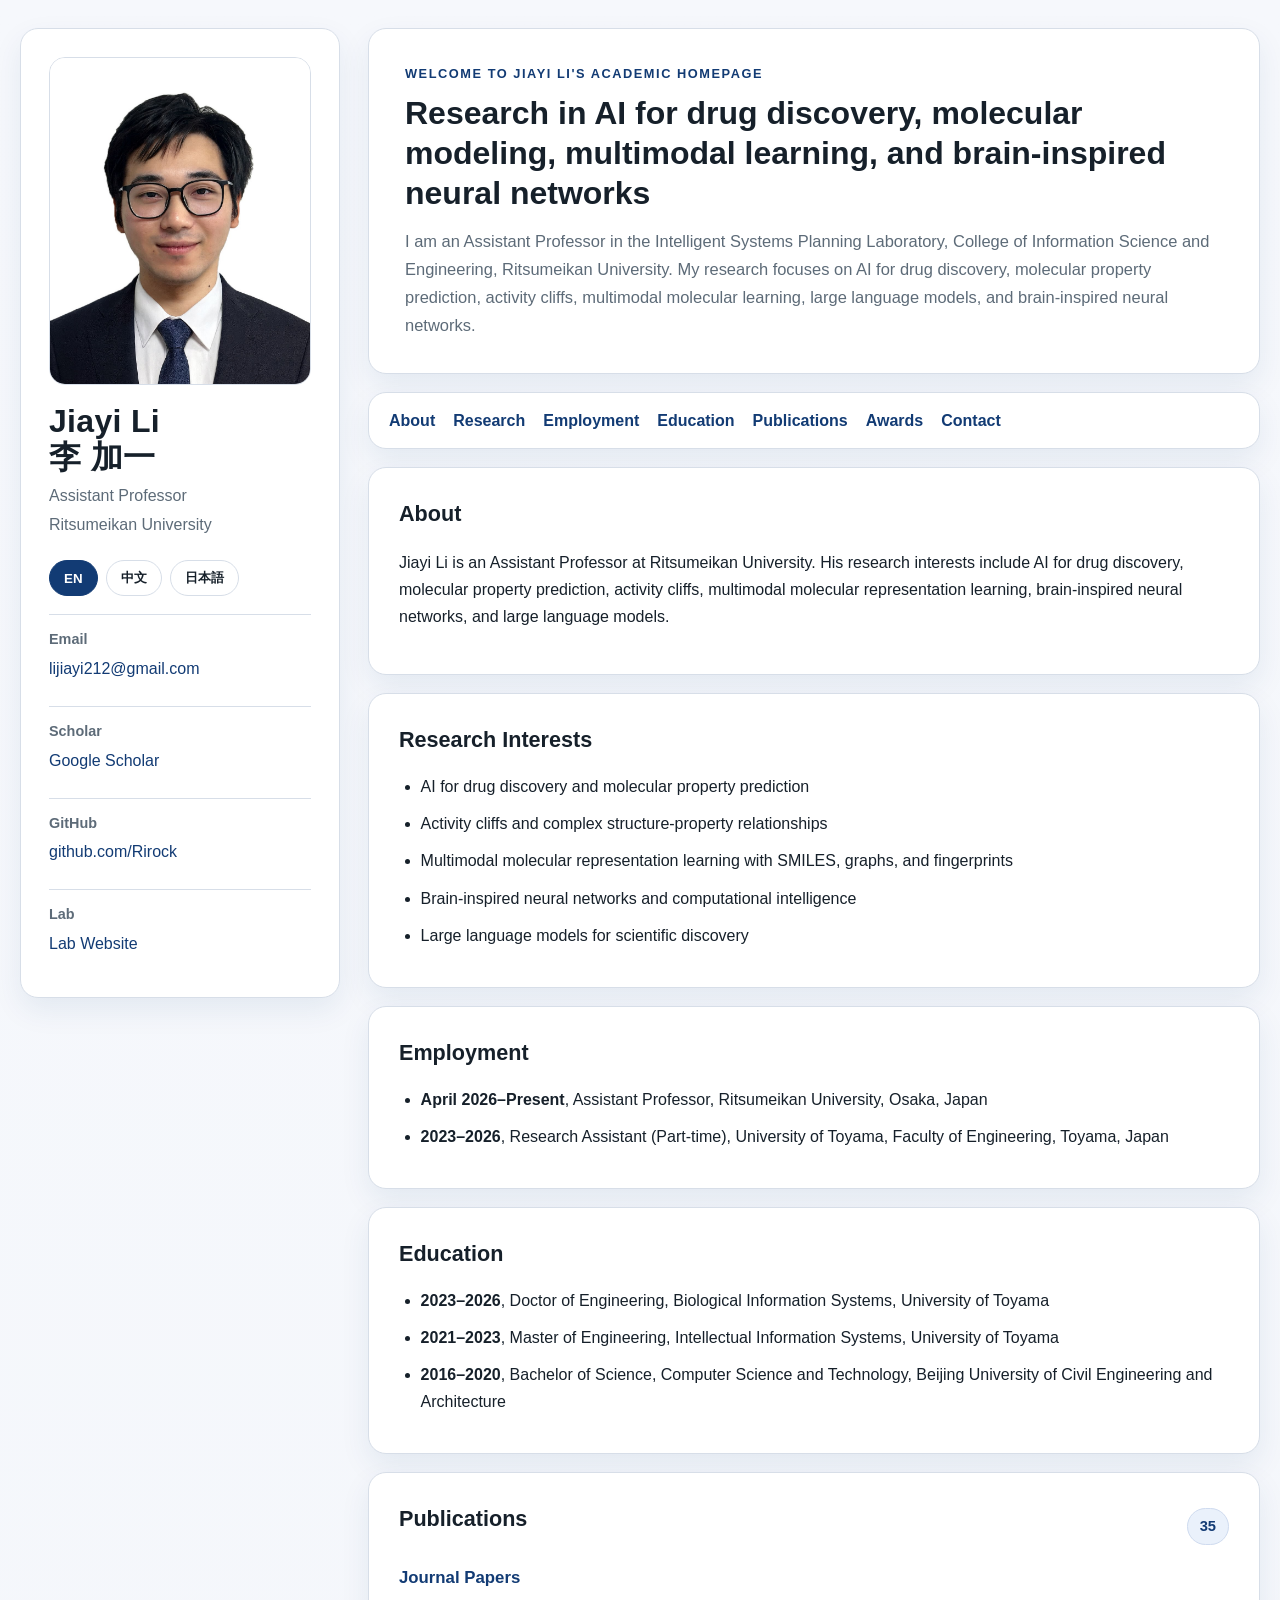
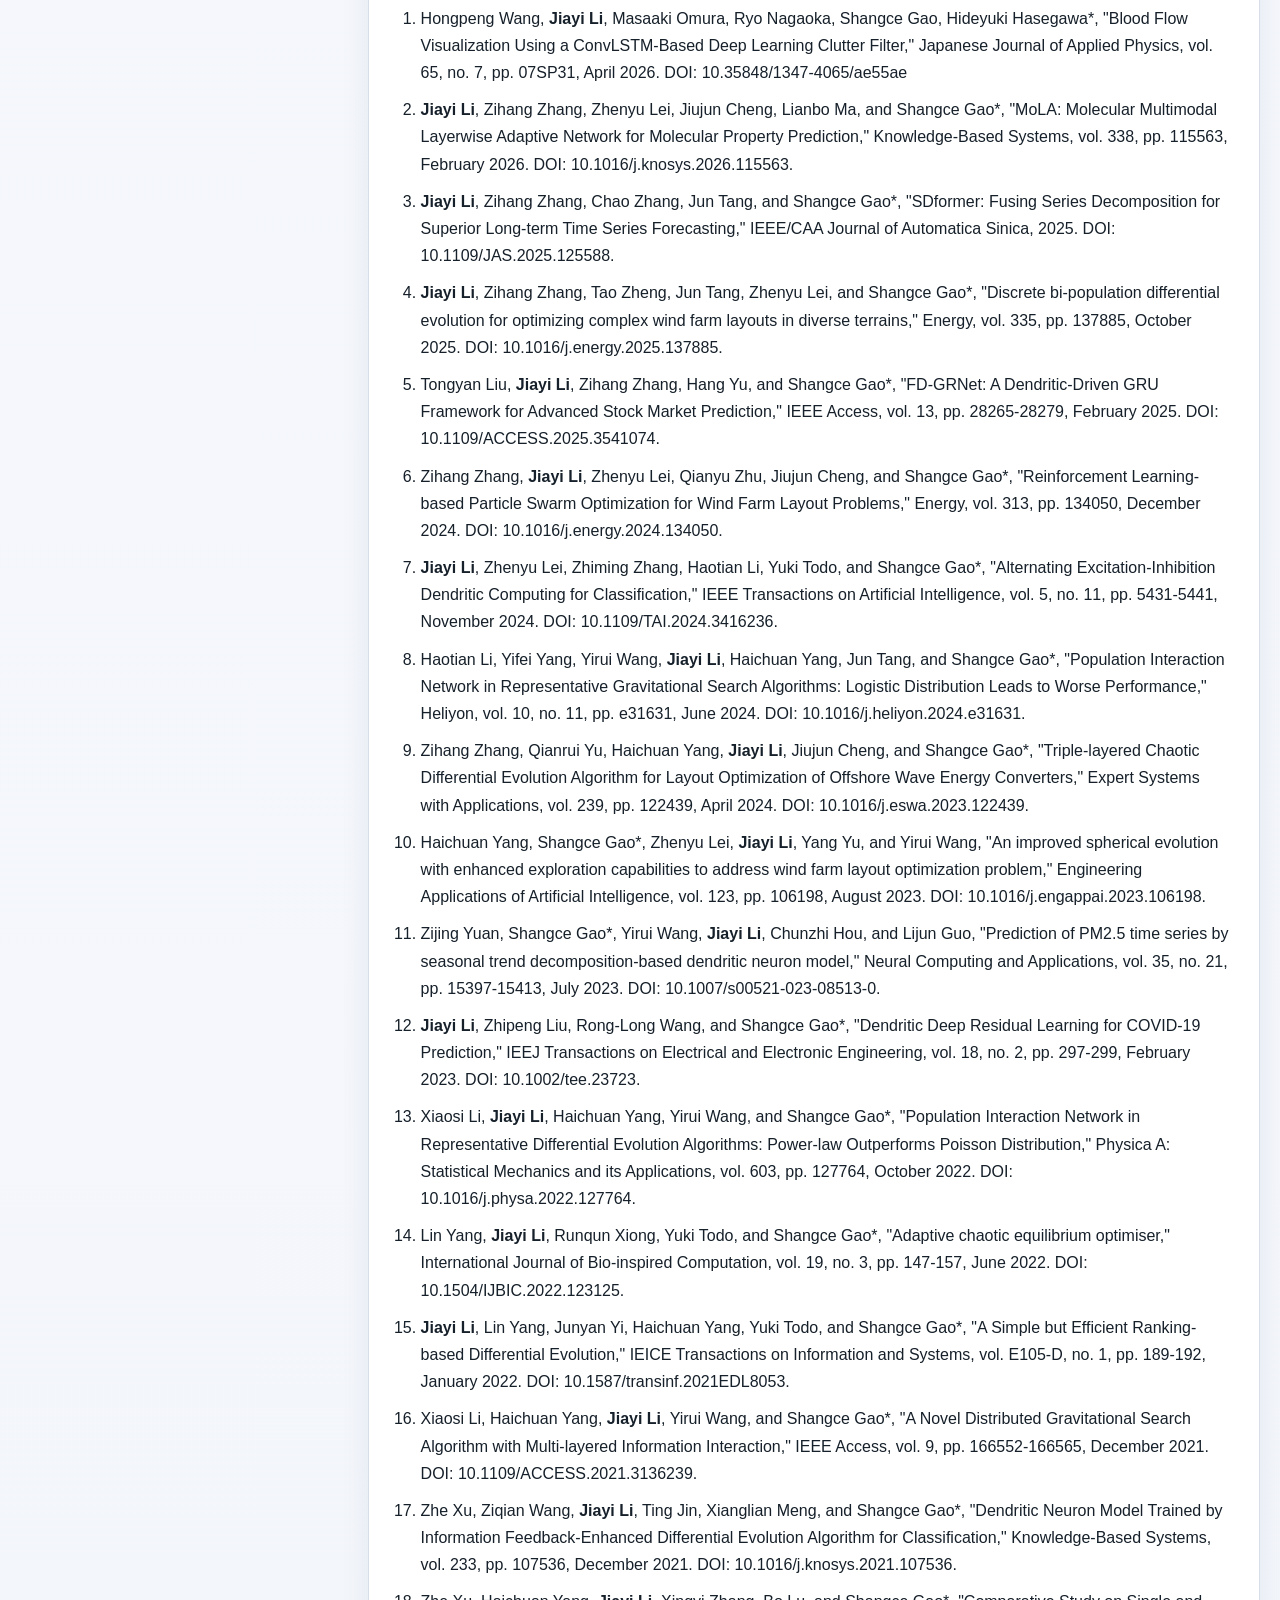
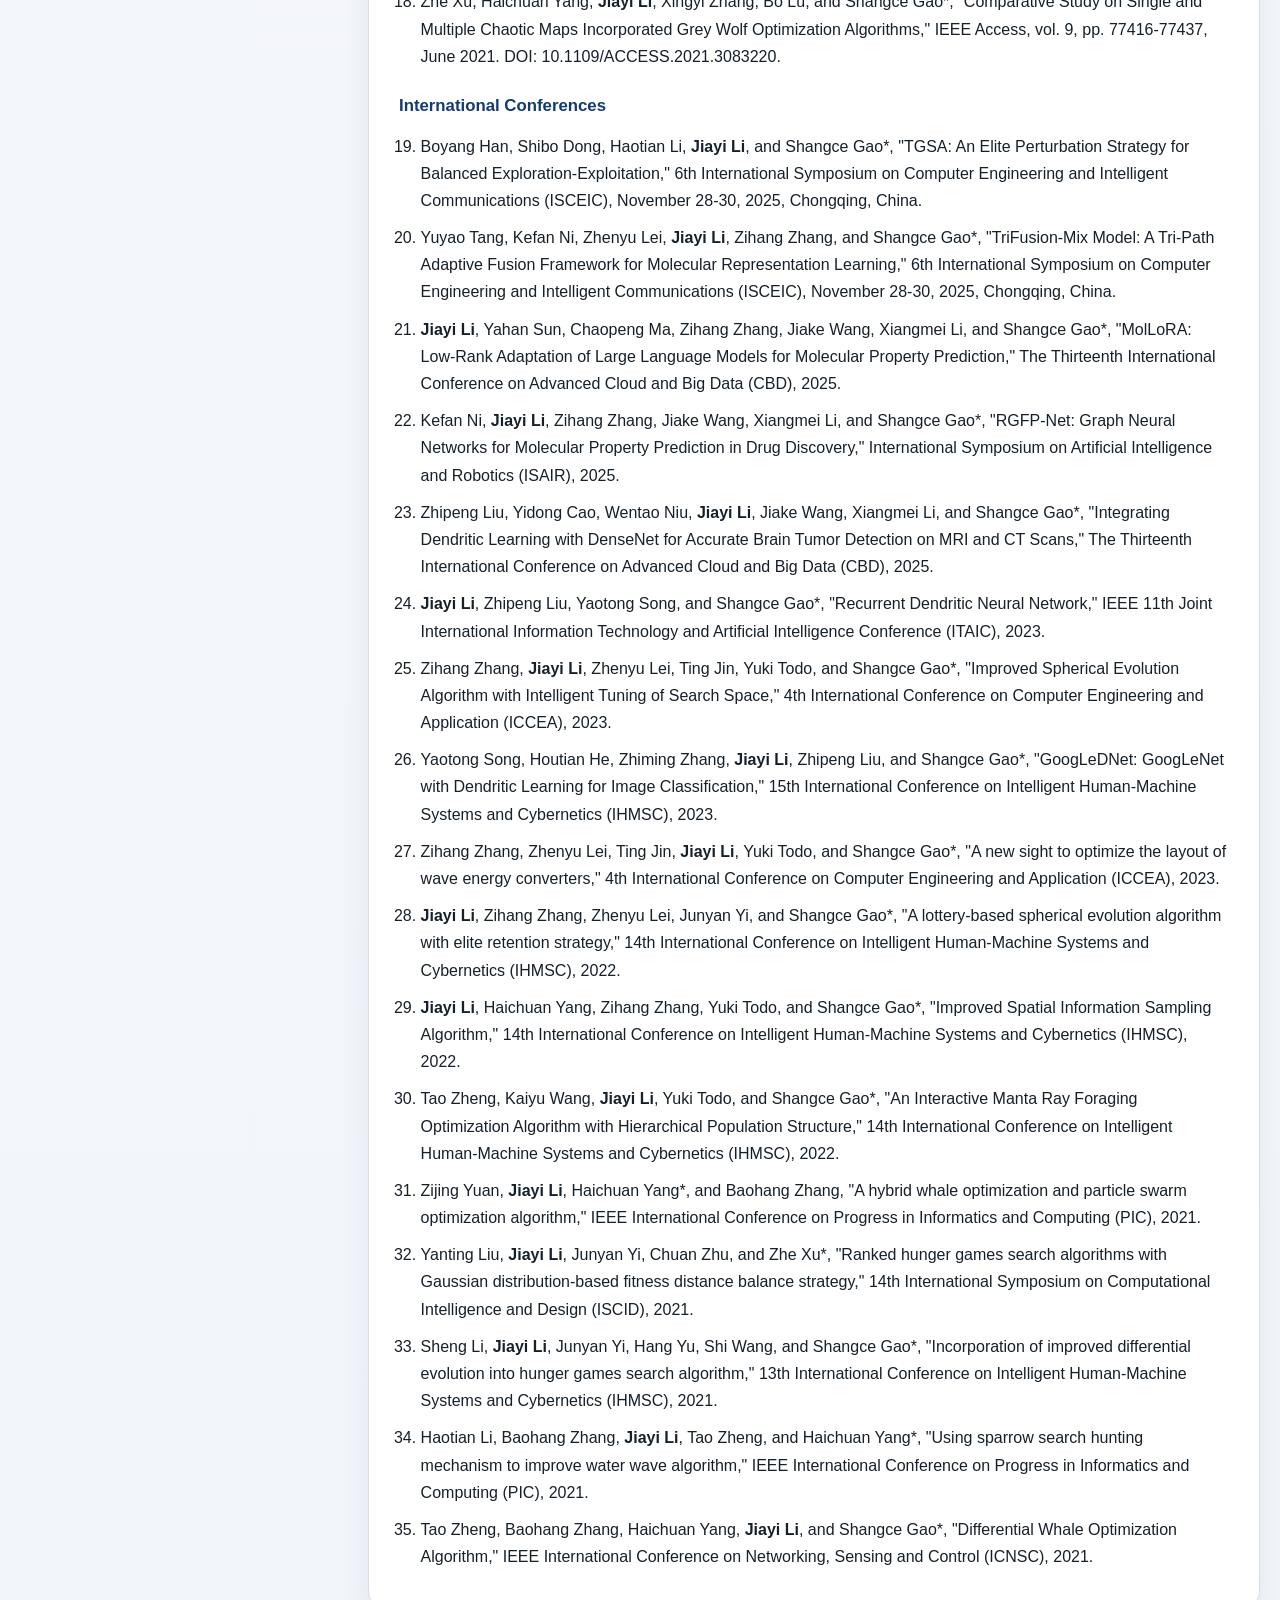
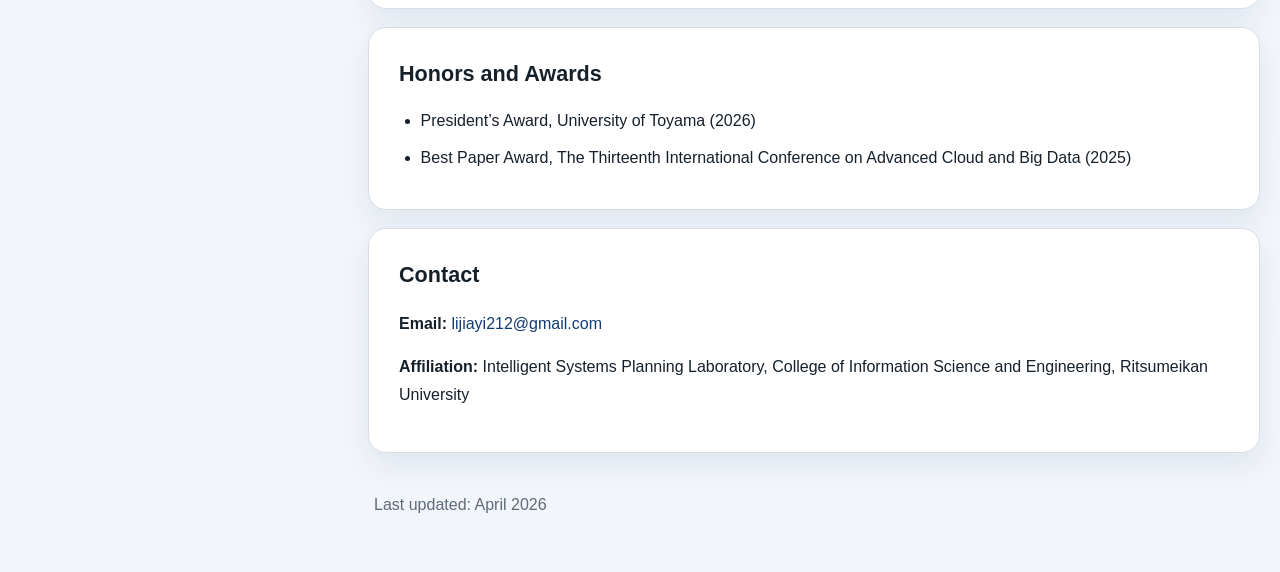
<file: index.html>
<!DOCTYPE html>
<html lang="en">

<head>
    <meta charset="UTF-8" />
    <meta name="viewport" content="width=device-width, initial-scale=1.0" />
    <title>Jiayi Li | AI for Drug Discovery | Ritsumeikan University | Molecular Modeling</title>
    <meta name="google-site-verification" content="re6E-QquJ-NfGbdQiE4C-IAYIDEn04bovdcfv-UCVnw" />
    <meta name="description"
        content="Jiayi Li (李加一) is an Assistant Professor at Ritsumeikan University. His research focuses on AI for drug discovery, molecular property prediction, activity cliffs, multimodal molecular learning, and brain-inspired neural networks." />
    <meta name="keywords"
        content="Jiayi Li, 李加一, Ritsumeikan University, AI for drug discovery, molecular property prediction, activity cliffs, multimodal learning, molecular modeling, brain-inspired neural networks" />
    <meta name="author" content="Jiayi Li" />
    <meta name="robots" content="index, follow" />
    <link rel="canonical" href="https://rirock.github.io/" />

    <meta property="og:type" content="website" />
    <meta property="og:title" content="Jiayi Li | AI for Drug Discovery | Ritsumeikan University" />
    <meta property="og:description"
        content="Academic homepage of Jiayi Li (李加一), Assistant Professor at Ritsumeikan University, working on drug discovery AI, molecular modeling, activity cliffs, and multimodal learning." />
    <meta property="og:url" content="https://rirock.github.io/" />
    <meta property="og:image" content="https://rirock.github.io/photo.jpg" />

    <meta name="twitter:card" content="summary_large_image" />
    <meta name="twitter:title" content="Jiayi Li | AI for Drug Discovery | Ritsumeikan University" />
    <meta name="twitter:description"
        content="Academic homepage of Jiayi Li (李加一), Assistant Professor at Ritsumeikan University." />
    <meta name="twitter:image" content="https://rirock.github.io/photo.jpg" />

    <script type="application/ld+json">
    {
      "@context": "https://schema.org",
      "@type": "Person",
      "name": "Jiayi Li",
      "alternateName": "李加一",
      "url": "https://rirock.github.io/",
      "image": "https://rirock.github.io/photo.jpg",
      "jobTitle": "Assistant Professor",
      "worksFor": {
        "@type": "Organization",
        "name": "Ritsumeikan University"
      },
      "affiliation": {
        "@type": "Organization",
        "name": "Ritsumeikan University"
      },
      "sameAs": [
        "https://github.com/Rirock",
        "https://scholar.google.com/citations?user=EXub-h4AAAAJ",
        "https://isopt.is.ritsumei.ac.jp/nishilab/"
      ]
    }
    </script>

    <link rel="stylesheet" href="styles.css" />
</head>

<body>
    <div class="page">
        <aside class="sidebar">
            <div class="profile-card"><img src="photo.jpg" alt="Portrait of Jiayi Li" class="profile-photo" />
                <h1 class="name">Jiayi Li<br>李 加一</h1>
                <p class="title" data-i18n="title">Assistant Professor</p>
                <p class="affiliation" data-i18n="affiliationShort">Ritsumeikan University</p>
                <div class="lang-switch" aria-label="Language switcher"><button class="lang-btn active"
                        data-lang="en">EN</button><button class="lang-btn" data-lang="zh">中文</button><button
                        class="lang-btn" data-lang="ja">日本語</button></div>
                <ul class="profile-meta">
                    <li><span data-i18n="emailLabel">Email</span><a
                            href="mailto:lijiayi212@gmail.com">lijiayi212@gmail.com</a></li>
                    <li><span data-i18n="scholarLabel">Scholar</span><a
                            href="https://scholar.google.com/citations?user=EXub-h4AAAAJ" target="_blank"
                            rel="noopener">Google Scholar</a></li>
                    <li><span data-i18n="githubLabel">GitHub</span><a href="https://github.com/Rirock" target="_blank"
                            rel="noopener">github.com/Rirock</a></li>
                    <li><span data-i18n="labLabel">Lab</span><a href="https://isopt.is.ritsumei.ac.jp/nishilab/"
                            target="_blank" rel="noopener">Lab Website</a></li>
                </ul>

            </div>
        </aside>
        <main class="content">
            <header class="hero">
                <p class="eyebrow" data-i18n="eyebrow">Welcome to Jiayi Li's academic homepage</p>
                <h2 data-i18n="headline">Research in AI for drug discovery, molecular modeling, multimodal learning,
                    and brain-inspired neural networks</h2>
                <p class="lead" data-i18n="lead">I am an Assistant Professor in the Intelligent Systems Planning
                    Laboratory, College of Information Science and Engineering, Ritsumeikan University. My research
                    focuses on AI for drug discovery, molecular property prediction, activity cliffs, multimodal
                    molecular learning, large language models, and brain-inspired neural networks.</p>
            </header>
            <nav class="topnav"><a href="#about" data-i18n="navAbout">About</a><a href="#research"
                    data-i18n="navResearch">Research</a><a href="#employment" data-i18n="navEmployment">Employment</a><a
                    href="#education" data-i18n="navEducation">Education</a><a href="#publications"
                    data-i18n="navPublications">Publications</a><a href="#awards" data-i18n="navAwards">Awards</a><a
                    href="#contact" data-i18n="navContact">Contact</a></nav>
            <section id="about" class="section">
                <h3 data-i18n="aboutHeading">About</h3>
                <p data-i18n="aboutBody">Jiayi Li is an Assistant Professor at Ritsumeikan University. His research
                    interests include AI for drug discovery, molecular property prediction, activity cliffs, multimodal
                    molecular representation learning, brain-inspired neural networks, and large language models.</p>
            </section>
            <section id="research" class="section">
                <h3 data-i18n="researchHeading">Research Interests</h3>
                <ul class="clean-list">
                    <li data-i18n="research1">AI for drug discovery and molecular property prediction</li>
                    <li data-i18n="research2">Activity cliffs and complex structure-property relationships</li>
                    <li data-i18n="research3">Multimodal molecular representation learning with SMILES, graphs, and fingerprints</li>
                    <li data-i18n="research4">Brain-inspired neural networks and computational intelligence</li>
                    <li data-i18n="research5">Large language models for scientific discovery</li>
                </ul>
            </section>
            <section id="employment" class="section">
                <h3 data-i18n="employmentHeading">Employment</h3>
                <ul class="clean-list">
                    <li data-i18n="employment1"><strong>April 2026–Present</strong>, Assistant Professor, Ritsumeikan
                        University, Osaka, Japan</li>
                    <li data-i18n="employment2"><strong>2023–2026</strong>, Research Assistant (Part-time), University
                        of Toyama, Faculty of Engineering, Toyama, Japan</li>
                </ul>
            </section>
            <section id="education" class="section">
                <h3 data-i18n="educationHeading">Education</h3>
                <ul class="clean-list">
                    <li data-i18n="education1"><strong>2023–2026</strong>, Doctor of Engineering, Biological Information Systems, University of Toyama</li>
                    <li data-i18n="education2"><strong>2021–2023</strong>, Master of Engineering, Intellectual Information Systems, University of Toyama</li>
                    <li data-i18n="education3"><strong>2016–2020</strong>, Bachelor of Science, Computer Science and Technology, Beijing University of Civil Engineering and Architecture</li>
                </ul>
            </section>
            <section id="publications" class="section">
                <div class="section-header">
                    <h3 data-i18n="publicationsHeading">Publications</h3><span class="badge">35</span>
                </div>
                <div class="subsection">
                    <h4 data-i18n="journalHeading">Journal Papers</h4>
                    <ol class="pub-list">
                        <li>Hongpeng Wang, <strong>Jiayi Li</strong>, Masaaki Omura, Ryo Nagaoka, Shangce Gao, Hideyuki
                            Hasegawa*, "Blood Flow Visualization Using a ConvLSTM-Based Deep Learning Clutter Filter,"
                            Japanese Journal of Applied Physics, vol. 65, no. 7, pp. 07SP31, April 2026. DOI: 10.35848/1347-4065/ae55ae </li>
                        <li><strong>Jiayi Li</strong>, Zihang Zhang, Zhenyu Lei, Jiujun Cheng, Lianbo Ma, and Shangce
                            Gao*, "MoLA: Molecular Multimodal Layerwise Adaptive Network for Molecular Property
                            Prediction," Knowledge-Based Systems, vol. 338, pp. 115563, February 2026. DOI:
                            10.1016/j.knosys.2026.115563.</li>
                        <li><strong>Jiayi Li</strong>, Zihang Zhang, Chao Zhang, Jun Tang, and Shangce Gao*, "SDformer:
                            Fusing Series Decomposition for Superior Long-term Time Series Forecasting," IEEE/CAA
                            Journal of Automatica Sinica, 2025. DOI: 10.1109/JAS.2025.125588.</li>
                        <li><strong>Jiayi Li</strong>, Zihang Zhang, Tao Zheng, Jun Tang, Zhenyu Lei, and Shangce Gao*,
                            "Discrete bi-population differential evolution for optimizing complex wind farm layouts in
                            diverse terrains," Energy, vol. 335, pp. 137885, October 2025. DOI:
                            10.1016/j.energy.2025.137885.</li>
                        <li>Tongyan Liu, <strong>Jiayi Li</strong>, Zihang Zhang, Hang Yu, and Shangce Gao*, "FD-GRNet:
                            A Dendritic-Driven GRU Framework for Advanced Stock Market Prediction," IEEE Access, vol.
                            13, pp. 28265-28279, February 2025. DOI: 10.1109/ACCESS.2025.3541074.</li>
                        <li>Zihang Zhang, <strong>Jiayi Li</strong>, Zhenyu Lei, Qianyu Zhu, Jiujun Cheng, and Shangce
                            Gao*, "Reinforcement Learning-based Particle Swarm Optimization for Wind Farm Layout
                            Problems," Energy, vol. 313, pp. 134050, December 2024. DOI: 10.1016/j.energy.2024.134050.
                        </li>
                        <li><strong>Jiayi Li</strong>, Zhenyu Lei, Zhiming Zhang, Haotian Li, Yuki Todo, and Shangce
                            Gao*, "Alternating Excitation-Inhibition Dendritic Computing for Classification," IEEE
                            Transactions on Artificial Intelligence, vol. 5, no. 11, pp. 5431-5441, November 2024. DOI:
                            10.1109/TAI.2024.3416236.</li>
                        <li>Haotian Li, Yifei Yang, Yirui Wang, <strong>Jiayi Li</strong>, Haichuan Yang, Jun Tang, and
                            Shangce Gao*, "Population Interaction Network in Representative Gravitational Search
                            Algorithms: Logistic Distribution Leads to Worse Performance," Heliyon, vol. 10, no. 11, pp.
                            e31631, June 2024. DOI: 10.1016/j.heliyon.2024.e31631.</li>
                        <li>Zihang Zhang, Qianrui Yu, Haichuan Yang, <strong>Jiayi Li</strong>, Jiujun Cheng, and
                            Shangce Gao*, "Triple-layered Chaotic Differential Evolution Algorithm for Layout
                            Optimization of Offshore Wave Energy Converters," Expert Systems with Applications, vol.
                            239, pp. 122439, April 2024. DOI: 10.1016/j.eswa.2023.122439.</li>
                        <li>Haichuan Yang, Shangce Gao*, Zhenyu Lei, <strong>Jiayi Li</strong>, Yang Yu, and Yirui Wang,
                            "An improved spherical evolution with enhanced exploration capabilities to address wind farm
                            layout optimization problem," Engineering Applications of Artificial Intelligence, vol. 123,
                            pp. 106198, August 2023. DOI: 10.1016/j.engappai.2023.106198.</li>
                        <li>Zijing Yuan, Shangce Gao*, Yirui Wang, <strong>Jiayi Li</strong>, Chunzhi Hou, and Lijun
                            Guo, "Prediction of PM2.5 time series by seasonal trend decomposition-based dendritic neuron
                            model," Neural Computing and Applications, vol. 35, no. 21, pp. 15397-15413, July 2023. DOI:
                            10.1007/s00521-023-08513-0.</li>
                        <li><strong>Jiayi Li</strong>, Zhipeng Liu, Rong-Long Wang, and Shangce Gao*, "Dendritic Deep
                            Residual Learning for COVID-19 Prediction," IEEJ Transactions on Electrical and Electronic
                            Engineering, vol. 18, no. 2, pp. 297-299, February 2023. DOI: 10.1002/tee.23723.</li>
                        <li>Xiaosi Li, <strong>Jiayi Li</strong>, Haichuan Yang, Yirui Wang, and Shangce Gao*,
                            "Population Interaction Network in Representative Differential Evolution Algorithms:
                            Power-law Outperforms Poisson Distribution," Physica A: Statistical Mechanics and its
                            Applications, vol. 603, pp. 127764, October 2022. DOI: 10.1016/j.physa.2022.127764.</li>
                        <li>Lin Yang, <strong>Jiayi Li</strong>, Runqun Xiong, Yuki Todo, and Shangce Gao*, "Adaptive
                            chaotic equilibrium optimiser," International Journal of Bio-inspired Computation, vol. 19,
                            no. 3, pp. 147-157, June 2022. DOI: 10.1504/IJBIC.2022.123125.</li>
                        <li><strong>Jiayi Li</strong>, Lin Yang, Junyan Yi, Haichuan Yang, Yuki Todo, and Shangce Gao*,
                            "A Simple but Efficient Ranking-based Differential Evolution," IEICE Transactions on
                            Information and Systems, vol. E105-D, no. 1, pp. 189-192, January 2022. DOI:
                            10.1587/transinf.2021EDL8053.</li>
                        <li>Xiaosi Li, Haichuan Yang, <strong>Jiayi Li</strong>, Yirui Wang, and Shangce Gao*, "A Novel
                            Distributed Gravitational Search Algorithm with Multi-layered Information Interaction," IEEE
                            Access, vol. 9, pp. 166552-166565, December 2021. DOI: 10.1109/ACCESS.2021.3136239.</li>
                        <li>Zhe Xu, Ziqian Wang, <strong>Jiayi Li</strong>, Ting Jin, Xianglian Meng, and Shangce Gao*,
                            "Dendritic Neuron Model Trained by Information Feedback-Enhanced Differential Evolution
                            Algorithm for Classification," Knowledge-Based Systems, vol. 233, pp. 107536, December 2021.
                            DOI: 10.1016/j.knosys.2021.107536.</li>
                        <li>Zhe Xu, Haichuan Yang, <strong>Jiayi Li</strong>, Xingyi Zhang, Bo Lu, and Shangce Gao*,
                            "Comparative Study on Single and Multiple Chaotic Maps Incorporated Grey Wolf Optimization
                            Algorithms," IEEE Access, vol. 9, pp. 77416-77437, June 2021. DOI:
                            10.1109/ACCESS.2021.3083220.</li>
                    </ol>
                </div>
                <div class="subsection">
                    <h4 data-i18n="confHeading">International Conferences</h4>
                    <ol class="pub-list" start="19">
                        <li>Boyang Han, Shibo Dong, Haotian Li, <strong>Jiayi Li</strong>, and Shangce Gao*, "TGSA: An
                            Elite Perturbation Strategy for Balanced Exploration-Exploitation," 6th International
                            Symposium on Computer Engineering and Intelligent Communications (ISCEIC), November 28-30,
                            2025, Chongqing, China.</li>
                        <li>Yuyao Tang, Kefan Ni, Zhenyu Lei, <strong>Jiayi Li</strong>, Zihang Zhang, and Shangce Gao*,
                            "TriFusion-Mix Model: A Tri-Path Adaptive Fusion Framework for Molecular Representation
                            Learning," 6th International Symposium on Computer Engineering and Intelligent
                            Communications (ISCEIC), November 28-30, 2025, Chongqing, China.</li>
                        <li><strong>Jiayi Li</strong>, Yahan Sun, Chaopeng Ma, Zihang Zhang, Jiake Wang, Xiangmei Li,
                            and Shangce Gao*, "MolLoRA: Low-Rank Adaptation of Large Language Models for Molecular
                            Property Prediction," The Thirteenth International Conference on Advanced Cloud and Big Data
                            (CBD), 2025.</li>
                        <li>Kefan Ni, <strong>Jiayi Li</strong>, Zihang Zhang, Jiake Wang, Xiangmei Li, and Shangce
                            Gao*, "RGFP-Net: Graph Neural Networks for Molecular Property Prediction in Drug Discovery,"
                            International Symposium on Artificial Intelligence and Robotics (ISAIR), 2025.</li>
                        <li>Zhipeng Liu, Yidong Cao, Wentao Niu, <strong>Jiayi Li</strong>, Jiake Wang, Xiangmei Li, and
                            Shangce Gao*, "Integrating Dendritic Learning with DenseNet for Accurate Brain Tumor
                            Detection on MRI and CT Scans," The Thirteenth International Conference on Advanced Cloud
                            and Big Data (CBD), 2025.</li>
                        <li><strong>Jiayi Li</strong>, Zhipeng Liu, Yaotong Song, and Shangce Gao*, "Recurrent Dendritic
                            Neural Network," IEEE 11th Joint International Information Technology and Artificial
                            Intelligence Conference (ITAIC), 2023.</li>
                        <li>Zihang Zhang, <strong>Jiayi Li</strong>, Zhenyu Lei, Ting Jin, Yuki Todo, and Shangce Gao*,
                            "Improved Spherical Evolution Algorithm with Intelligent Tuning of Search Space," 4th
                            International Conference on Computer Engineering and Application (ICCEA), 2023.</li>
                        <li>Yaotong Song, Houtian He, Zhiming Zhang, <strong>Jiayi Li</strong>, Zhipeng Liu, and Shangce
                            Gao*, "GoogLeDNet: GoogLeNet with Dendritic Learning for Image Classification," 15th
                            International Conference on Intelligent Human-Machine Systems and Cybernetics (IHMSC), 2023.
                        </li>
                        <li>Zihang Zhang, Zhenyu Lei, Ting Jin, <strong>Jiayi Li</strong>, Yuki Todo, and Shangce Gao*,
                            "A new sight to optimize the layout of wave energy converters," 4th International Conference
                            on Computer Engineering and Application (ICCEA), 2023.</li>
                        <li><strong>Jiayi Li</strong>, Zihang Zhang, Zhenyu Lei, Junyan Yi, and Shangce Gao*, "A
                            lottery-based spherical evolution algorithm with elite retention strategy," 14th
                            International Conference on Intelligent Human-Machine Systems and Cybernetics (IHMSC), 2022.
                        </li>
                        <li><strong>Jiayi Li</strong>, Haichuan Yang, Zihang Zhang, Yuki Todo, and Shangce Gao*,
                            "Improved Spatial Information Sampling Algorithm," 14th International Conference on
                            Intelligent Human-Machine Systems and Cybernetics (IHMSC), 2022.</li>
                        <li>Tao Zheng, Kaiyu Wang, <strong>Jiayi Li</strong>, Yuki Todo, and Shangce Gao*, "An
                            Interactive Manta Ray Foraging Optimization Algorithm with Hierarchical Population
                            Structure," 14th International Conference on Intelligent Human-Machine Systems and
                            Cybernetics (IHMSC), 2022.</li>
                        <li>Zijing Yuan, <strong>Jiayi Li</strong>, Haichuan Yang*, and Baohang Zhang, "A hybrid whale
                            optimization and particle swarm optimization algorithm," IEEE International Conference on
                            Progress in Informatics and Computing (PIC), 2021.</li>
                        <li>Yanting Liu, <strong>Jiayi Li</strong>, Junyan Yi, Chuan Zhu, and Zhe Xu*, "Ranked hunger
                            games search algorithms with Gaussian distribution-based fitness distance balance strategy,"
                            14th International Symposium on Computational Intelligence and Design (ISCID), 2021.</li>
                        <li>Sheng Li, <strong>Jiayi Li</strong>, Junyan Yi, Hang Yu, Shi Wang, and Shangce Gao*,
                            "Incorporation of improved differential evolution into hunger games search algorithm," 13th
                            International Conference on Intelligent Human-Machine Systems and Cybernetics (IHMSC), 2021.
                        </li>
                        <li>Haotian Li, Baohang Zhang, <strong>Jiayi Li</strong>, Tao Zheng, and Haichuan Yang*, "Using
                            sparrow search hunting mechanism to improve water wave algorithm," IEEE International
                            Conference on Progress in Informatics and Computing (PIC), 2021.</li>
                        <li>Tao Zheng, Baohang Zhang, Haichuan Yang, <strong>Jiayi Li</strong>, and Shangce Gao*,
                            "Differential Whale Optimization Algorithm," IEEE International Conference on Networking,
                            Sensing and Control (ICNSC), 2021.</li>
                    </ol>
                </div>
            </section>
            <section id="awards" class="section">
                <h3 data-i18n="awardsHeading">Honors and Awards</h3>
                <ul class="clean-list">
                    <li>President’s Award, University of Toyama (2026)</li>
                    <li>Best Paper Award, The Thirteenth International Conference on Advanced Cloud and Big Data (2025)</li>
                </ul>
            </section>
            <section id="contact" class="section">
                <h3 data-i18n="contactHeading">Contact</h3>
                <p><strong data-i18n="contactEmail">Email:</strong> <a href="mailto:lijiayi212@gmail.com">lijiayi212@gmail.com</a></p>
                <p><strong data-i18n="contactAffiliation">Affiliation:</strong> <span data-i18n="contactAffiliationValue">Intelligent Systems Planning Laboratory, College of Information Science and Engineering, Ritsumeikan University</span></p>
            </section>
            <footer class="footer">
                <p data-i18n="footerText">Last updated: April 2026</p>
            </footer>
        </main>
    </div>
    <script src="script.js"></script>
</body>

</html>
</file>
<file: styles.css>
:root{
  --bg:#f4f7fb;--panel:#fff;--line:#d7dee8;--text:#16202a;--muted:#5d6b78;
  --accent:#123b74;--accent-soft:#eaf1fb;--shadow:0 12px 30px rgba(18,59,116,.08);--radius:18px;
}
*{box-sizing:border-box} html{scroll-behavior:smooth}
body{margin:0;background:linear-gradient(180deg,#f6f8fc 0%,#f2f5fa 100%);color:var(--text);font-family:Inter,"Segoe UI","Helvetica Neue",Arial,sans-serif;line-height:1.7}
a{color:var(--accent);text-decoration:none} a:hover{text-decoration:underline}
.page{width:min(1320px,calc(100% - 40px));margin:28px auto;display:grid;grid-template-columns:320px 1fr;gap:28px;align-items:start}
.sidebar{position:sticky;top:24px}
.profile-card,.hero,.section,.topnav{background:var(--panel);border:1px solid var(--line);border-radius:var(--radius);box-shadow:var(--shadow)}
.profile-card{padding:28px}
.profile-photo{width:100%;aspect-ratio:4/5;object-fit:cover;border-radius:16px;border:1px solid var(--line);background:#eef3f9;display:block}
.name{margin:18px 0 6px;font-size:2rem;line-height:1.15;letter-spacing:.01em}
.title,.affiliation{margin:0;color:var(--muted)} .affiliation{margin-top:2px}
.lang-switch{display:flex;gap:8px;margin:22px 0 18px}
.lang-btn{border:1px solid var(--line);background:#fff;color:var(--text);border-radius:999px;padding:8px 14px;font-weight:700;cursor:pointer}
.lang-btn.active{background:var(--accent);color:#fff;border-color:var(--accent)}
.profile-meta{list-style:none;padding:0;margin:0;display:grid;gap:12px}
.profile-meta li{display:grid;gap:3px;padding:12px 0;border-top:1px solid var(--line)}
.profile-meta span{color:var(--muted);font-size:.9rem;font-weight:600}
.photo-note{margin:18px 0 0;color:var(--muted);font-size:.92rem}
.hero{padding:34px 36px}
.eyebrow{margin:0 0 8px;text-transform:uppercase;letter-spacing:.12em;color:var(--accent);font-size:.8rem;font-weight:800}
.hero h2{margin:0;font-size:2rem;line-height:1.25}
.lead{margin:14px 0 0;color:var(--muted);max-width:900px;font-size:1.03rem}
.topnav{margin-top:18px;padding:14px 20px;display:flex;flex-wrap:wrap;gap:14px 18px}
.topnav a{font-weight:700}
.section{margin-top:18px;padding:28px 30px}
.section h3{margin:0 0 14px;font-size:1.35rem}
.section-header{display:flex;justify-content:space-between;align-items:center;gap:12px;margin-bottom:12px}
.badge{background:var(--accent-soft);color:var(--accent);border:1px solid #cfdbef;border-radius:999px;padding:5px 12px;font-weight:700;font-size:.92rem}
.clean-list,.pub-list{margin:0;padding-left:1.35rem}.clean-list li,.pub-list li{margin:0 0 10px}
.subsection + .subsection{margin-top:22px}.subsection h4{margin:10px 0 12px;font-size:1.05rem;color:var(--accent)}
.awards-list li{margin-bottom:12px}.contact-card{border:1px solid var(--line);border-radius:14px;padding:18px 20px;background:#fbfcff}
.footer{color:var(--muted);padding:22px 6px 10px}
@media (max-width:1080px){.page{grid-template-columns:1fr}.sidebar{position:static}}
@media (max-width:720px){.page{width:min(100%,calc(100% - 20px));margin:10px auto 24px;gap:16px}.profile-card,.hero,.section,.topnav{border-radius:16px;box-shadow:none}.profile-card,.hero,.section{padding:22px}.hero h2{font-size:1.55rem}.name{font-size:1.75rem}}
</file>
